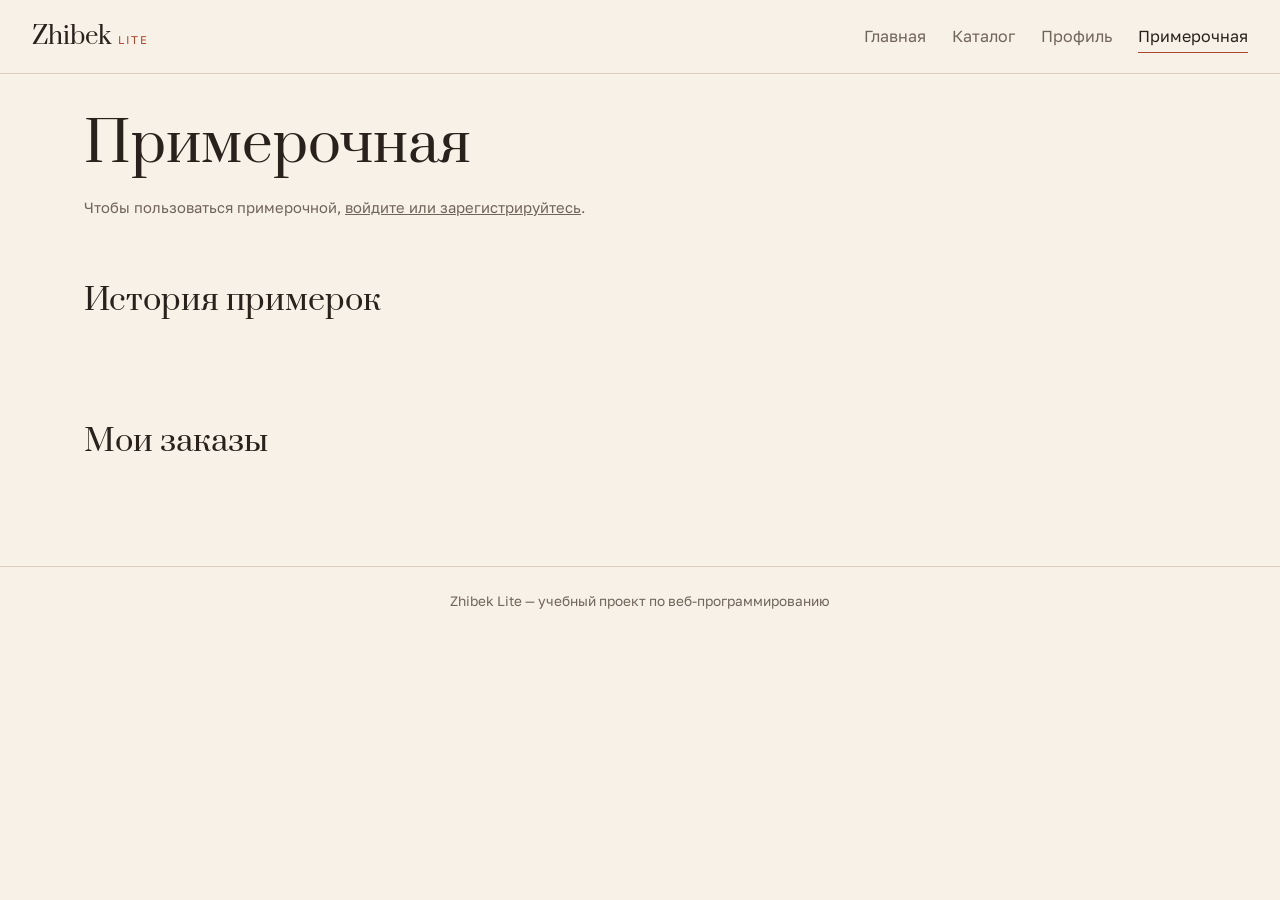
<file: static/fitting-room.html>
<!DOCTYPE html>
<html lang="ru">
<head>
  <meta charset="UTF-8">
  <meta name="viewport" content="width=device-width, initial-scale=1">
  <title>Примерочная — Zhibek Lite</title>
  <link rel="preconnect" href="https://fonts.googleapis.com">
  <link rel="preconnect" href="https://fonts.gstatic.com" crossorigin>
  <link href="https://fonts.googleapis.com/css2?family=Golos+Text:wght@400;500;600&family=Prata&display=swap" rel="stylesheet">
  <link rel="icon" href="data:,">
  <link rel="stylesheet" href="style.css">
</head>
<body data-page="room">
  <header class="header">
    <a class="logo" href="index.html">Zhibek <span>lite</span></a>
    <nav class="nav">
      <a href="index.html">Главная</a>
      <a href="catalog.html">Каталог</a>
      <a href="profile.html">Профиль</a>
      <a class="active" href="fitting-room.html">Примерочная <span id="room-count" class="count" hidden></span></a>
    </nav>
  </header>

  <main>
    <section class="section narrow">
      <h1>Примерочная</h1>
      <div id="room-list" class="rows"></div>
      <div id="room-footer" class="room-footer" hidden>
        <p id="room-total" class="total"></p>
        <button id="order-button" class="btn" type="button">Оформить заказ</button>
      </div>
      <p id="room-message" class="message"></p>
    </section>

    <section id="tryon-block" class="section narrow" hidden>
      <div class="panel">
        <h2>AI-примерка</h2>
        <p class="muted">Отметьте галочкой до трёх вещей разных категорий и нажмите «Примерить». Генерация может занять до минуты.</p>
        <div class="actions">
          <button id="tryon-button" class="btn" type="button">Примерить</button>
          <span id="tryon-spinner" class="spinner" hidden></span>
        </div>
        <p id="tryon-message" class="message"></p>
        <img id="tryon-result" class="tryon-image" alt="Результат примерки" hidden>
      </div>
    </section>

    <section class="section narrow">
      <h2>История примерок</h2>
      <div id="tryons" class="grid tryons"></div>
      <p id="tryons-message" class="message"></p>
    </section>

    <section class="section narrow">
      <h2>Мои заказы</h2>
      <div id="orders" class="rows"></div>
      <p id="orders-message" class="message"></p>
    </section>
  </main>

  <footer class="footer">Zhibek Lite — учебный проект по веб-программированию</footer>
  <script src="app.js"></script>
</body>
</html>
</file>
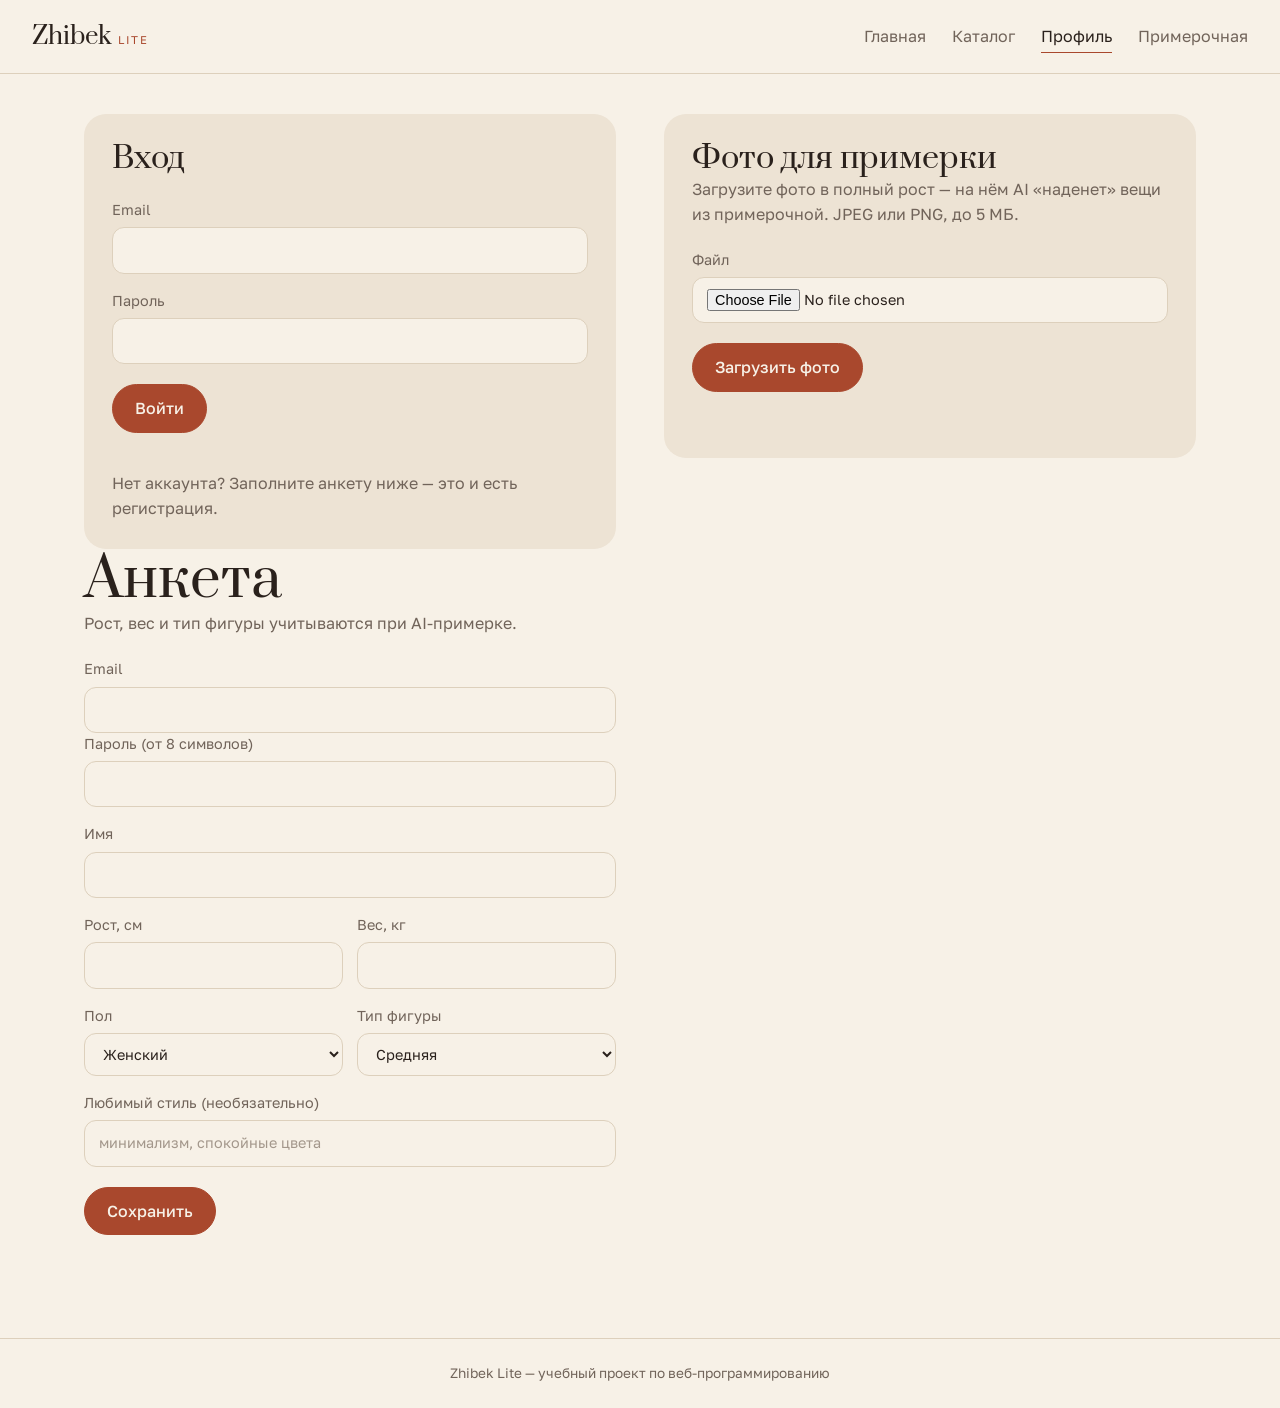
<file: static/profile.html>
<!DOCTYPE html>
<html lang="ru">
<head>
  <meta charset="UTF-8">
  <meta name="viewport" content="width=device-width, initial-scale=1">
  <title>Профиль — Zhibek Lite</title>
  <link rel="preconnect" href="https://fonts.googleapis.com">
  <link rel="preconnect" href="https://fonts.gstatic.com" crossorigin>
  <link href="https://fonts.googleapis.com/css2?family=Golos+Text:wght@400;500;600&family=Prata&display=swap" rel="stylesheet">
  <link rel="icon" href="data:,">
  <link rel="stylesheet" href="style.css">
</head>
<body data-page="profile">
  <header class="header">
    <a class="logo" href="index.html">Zhibek <span>lite</span></a>
    <nav class="nav">
      <a href="index.html">Главная</a>
      <a href="catalog.html">Каталог</a>
      <a class="active" href="profile.html">Профиль</a>
      <a href="fitting-room.html">Примерочная <span id="room-count" class="count" hidden></span></a>
    </nav>
  </header>

  <main>
    <section class="section two-columns">
      <div>
        <div id="login-block" class="panel" hidden>
          <h2>Вход</h2>
          <form id="login-form" class="form">
            <label>Email
              <input name="email" type="email" required autocomplete="email">
            </label>
            <label>Пароль
              <input name="password" type="password" required autocomplete="current-password">
            </label>
            <div class="actions">
              <button class="btn" type="submit">Войти</button>
            </div>
            <p id="login-message" class="message"></p>
          </form>
          <p class="muted">Нет аккаунта? Заполните анкету ниже — это и есть регистрация.</p>
        </div>

        <h1>Анкета</h1>
        <p id="account-info" class="muted">Рост, вес и тип фигуры учитываются при AI-примерке.</p>
        <form id="profile-form" class="form">
          <div id="account-fields" hidden>
            <label>Email
              <input name="email" type="email" autocomplete="email">
            </label>
            <label>Пароль (от 8 символов)
              <input name="password" type="password" minlength="8" maxlength="72" autocomplete="new-password">
            </label>
          </div>
          <label>Имя
            <input name="name" required maxlength="50" autocomplete="given-name">
          </label>
          <div class="form-row">
            <label>Рост, см
              <input name="height_cm" type="number" required>
            </label>
            <label>Вес, кг
              <input name="weight_kg" type="number" required>
            </label>
          </div>
          <div class="form-row">
            <label>Пол
              <select name="gender">
                <option value="female">Женский</option>
                <option value="male">Мужской</option>
              </select>
            </label>
            <label>Тип фигуры
              <select name="body_type">
                <option value="slim">Стройная</option>
                <option value="average" selected>Средняя</option>
                <option value="athletic">Спортивная</option>
                <option value="plus">Плюс-сайз</option>
              </select>
            </label>
          </div>
          <label><span>Любимый стиль (необязательно)</span>
            <input name="style_preference" maxlength="200" placeholder="минимализм, спокойные цвета">
          </label>
          <div class="actions">
            <button class="btn" type="submit">Сохранить</button>
            <button id="logout" class="link" type="button" hidden>Выйти</button>
            <button id="profile-delete" class="link danger" type="button" hidden>Удалить анкету</button>
          </div>
          <p id="profile-message" class="message"></p>
        </form>
      </div>

      <div class="panel">
        <h2>Фото для примерки</h2>
        <p class="muted">Загрузите фото в полный рост — на нём AI «наденет» вещи из примерочной. JPEG или PNG, до 5 МБ.</p>
        <img id="photo-preview" class="photo-preview" alt="Ваше фото" hidden>
        <form id="photo-form" class="form">
          <label>Файл
            <input name="file" type="file" accept="image/jpeg,image/png" required>
          </label>
          <div class="actions">
            <button class="btn" type="submit">Загрузить фото</button>
          </div>
          <p id="photo-message" class="message"></p>
        </form>
      </div>
    </section>
  </main>

  <footer class="footer">Zhibek Lite — учебный проект по веб-программированию</footer>
  <script src="app.js"></script>
</body>
</html>
</file>
<file: static/style.css>
:root {
  --bg: #f7f1e7;
  --bg-2: #ede3d4;
  --text: #2a211c;
  --muted: #71645a;
  --accent: #a9482d;
  --line: #ddd0bc;
  --radius: 18px;
}

* { box-sizing: border-box; }

body {
  margin: 0;
  background: var(--bg);
  color: var(--text);
  font-family: "Golos Text", system-ui, sans-serif;
  font-size: 16px;
  line-height: 1.55;
}

h1, h2, h3 {
  margin: 0;
  font-family: "Prata", Georgia, serif;
  font-weight: 400;
  line-height: 1.15;
  text-wrap: balance;
}
h1 { font-size: clamp(2rem, 5vw, 3.4rem); }
h2 { font-size: clamp(1.4rem, 3vw, 1.9rem); }
h3 { font-size: 1.05rem; line-height: 1.3; }

p { margin: 0; }
a { color: inherit; }
[hidden] { display: none !important; }

:focus-visible { outline: 2px solid var(--accent); outline-offset: 2px; }

main { max-width: 1160px; margin: 0 auto; padding: 0 24px; }

.header {
  display: flex;
  flex-wrap: wrap;
  align-items: center;
  justify-content: space-between;
  gap: 12px 32px;
  padding: 18px 32px;
  border-bottom: 1px solid var(--line);
}
.logo { font-family: "Prata", Georgia, serif; font-size: 1.5rem; text-decoration: none; }
.logo span {
  font-family: "Golos Text", sans-serif;
  font-size: 0.7rem;
  letter-spacing: 0.14em;
  text-transform: uppercase;
  color: var(--accent);
}
.nav { display: flex; flex-wrap: wrap; gap: 6px 26px; }
.nav a { padding: 4px 0; color: var(--muted); text-decoration: none; border-bottom: 1px solid transparent; }
.nav a:hover { color: var(--text); }
.nav a.active { color: var(--text); border-bottom-color: var(--accent); }
.count {
  display: inline-block;
  min-width: 20px;
  padding: 0 6px;
  border-radius: 999px;
  background: var(--accent);
  color: var(--bg);
  font-size: 0.75rem;
  line-height: 20px;
  text-align: center;
}
.footer {
  margin-top: 40px;
  padding: 24px;
  border-top: 1px solid var(--line);
  color: var(--muted);
  font-size: 0.85rem;
  text-align: center;
}

.hero {
  display: grid;
  grid-template-columns: 1.1fr 0.9fr;
  gap: 56px;
  align-items: center;
  padding: 72px 0 48px;
}
.eyebrow {
  margin-bottom: 16px;
  color: var(--accent);
  font-size: 0.78rem;
  letter-spacing: 0.14em;
  text-transform: uppercase;
}
.lead { max-width: 46ch; margin-top: 18px; color: var(--muted); font-size: 1.1rem; }
.actions { display: flex; flex-wrap: wrap; align-items: center; gap: 12px 18px; margin-top: 28px; }
.form .actions { margin-top: 4px; }

.hero-board {
  display: grid;
  grid-template-columns: 1.2fr 1fr;
  grid-template-rows: 190px 190px;
  gap: 12px;
  padding: 24px;
  border-radius: 28px;
  background: var(--bg-2);
}
.hero-board img {
  width: 100%;
  height: 100%;
  border: 1px solid var(--line);
  border-radius: 16px;
  object-fit: cover;
}
.hero-board img:first-child { grid-row: span 2; }

.section { padding: 40px 0 24px; }
.section.narrow { max-width: 820px; }
.section-head {
  display: flex;
  flex-wrap: wrap;
  align-items: baseline;
  justify-content: space-between;
  gap: 8px 20px;
  margin-bottom: 20px;
}
.two-columns { display: grid; grid-template-columns: 1fr 1fr; gap: 48px; align-items: start; }
.two-columns .panel { margin: 0; }

.grid { display: grid; grid-template-columns: repeat(auto-fill, minmax(220px, 1fr)); gap: 20px; }

.card {
  display: block;
  padding: 12px 12px 16px;
  border: 1px solid var(--line);
  border-radius: var(--radius);
  color: inherit;
  text-decoration: none;
  cursor: pointer;
  transition: border-color 0.15s;
}
.card:hover { border-color: var(--accent); }
.card h3 { margin: 14px 4px 2px; }
.card .meta { margin: 0 4px; }
.card-row { display: flex; align-items: center; justify-content: space-between; gap: 8px; margin: 12px 4px 0; }

.meta { color: var(--muted); font-family: "Golos Text", system-ui, sans-serif; font-size: 0.88rem; }
.muted { color: var(--muted); }
.hint { margin-bottom: 16px; font-size: 0.9rem; }
.price { font-weight: 600; white-space: nowrap; }
.total { font-family: "Prata", Georgia, serif; font-size: 1.3rem; }
.section > .total { margin-top: 20px; }
.section > .lead { margin: 0 0 20px; }

.thumb {
  display: flex;
  align-items: center;
  justify-content: center;
  aspect-ratio: 4 / 5;
  overflow: hidden;
  border: 1px solid var(--line);
  border-radius: 12px;
  font-family: "Prata", Georgia, serif;
  text-align: center;
}
.thumb img { width: 100%; height: 100%; object-fit: cover; }

.mosaic { display: grid; grid-template-columns: 1fr 1fr; gap: 6px; }
.mosaic .thumb { aspect-ratio: 1; border-radius: 10px; font-size: 0.8rem; }
.mosaic .thumb:first-child:nth-last-child(3) { grid-row: span 2; aspect-ratio: auto; }

.btn {
  display: inline-block;
  padding: 11px 22px;
  border: 1px solid var(--accent);
  border-radius: 999px;
  background: var(--accent);
  color: var(--bg);
  font: inherit;
  font-weight: 500;
  text-decoration: none;
  cursor: pointer;
}
.btn:hover { background: #923c25; border-color: #923c25; }
.btn.ghost { border-color: var(--line); background: transparent; color: var(--text); }
.btn.ghost:hover { border-color: var(--text); }
.btn.small { padding: 6px 14px; font-size: 0.86rem; }
.btn:disabled { opacity: 0.45; cursor: default; }

.link {
  padding: 0;
  border: none;
  background: none;
  color: var(--accent);
  font: inherit;
  text-decoration: underline;
  text-underline-offset: 3px;
  cursor: pointer;
}

.chips { display: flex; flex-wrap: wrap; gap: 8px; margin: 22px 0; }
.chip {
  padding: 7px 16px;
  border: 1px solid var(--line);
  border-radius: 999px;
  color: var(--muted);
  text-decoration: none;
}
.chip:hover { border-color: var(--text); color: var(--text); }
.chip.active { border-color: var(--text); background: var(--text); color: var(--bg); }

.tag {
  padding: 3px 12px;
  border: 1px solid var(--line);
  border-radius: 999px;
  color: var(--muted);
  font-size: 0.8rem;
  white-space: nowrap;
}

.panel { margin: 0 0 28px; padding: 28px; border-radius: 22px; background: var(--bg-2); }

.form { display: grid; gap: 16px; margin-top: 22px; }
.form label { display: grid; gap: 6px; color: var(--muted); font-size: 0.9rem; }
.form-row { display: grid; grid-template-columns: 1fr 1fr; gap: 14px; }
input[type="checkbox"] { width: 18px; height: 18px; padding: 0; accent-color: var(--accent); cursor: pointer; }
input:not([type="checkbox"]), select {
  width: 100%;
  padding: 11px 14px;
  border: 1px solid var(--line);
  border-radius: 12px;
  background: var(--bg);
  color: var(--text);
  font: inherit;
}
input::placeholder { color: #a3978b; }

.message { min-height: 1.5em; color: var(--muted); font-size: 0.92rem; }
.error { color: var(--accent); font-weight: 500; }

.toast {
  position: fixed;
  left: 50%;
  bottom: 24px;
  max-width: calc(100vw - 32px);
  padding: 12px 22px;
  border-radius: 999px;
  background: var(--text);
  color: var(--bg);
  transform: translateX(-50%);
}
.toast.error { background: var(--accent); font-weight: 400; }

.rows { margin-top: 20px; }
.row {
  display: grid;
  grid-template-columns: auto 64px 1fr auto 110px auto;
  gap: 18px;
  align-items: center;
  padding: 14px 0;
  border-bottom: 1px solid var(--line);
}
.row .thumb { font-size: 0.6rem; border-radius: 10px; }
.row .price { text-align: right; }

.qty { display: inline-flex; align-items: center; border: 1px solid var(--line); border-radius: 999px; }
.qty button { width: 34px; height: 34px; border: none; background: none; color: var(--text); font: inherit; cursor: pointer; }
.qty button:disabled { color: var(--line); cursor: default; }
.qty span { min-width: 24px; text-align: center; }

.room-footer { display: flex; flex-wrap: wrap; align-items: center; justify-content: space-between; gap: 16px; margin: 22px 0 10px; }

.order { margin-bottom: 14px; padding: 18px 20px; border: 1px solid var(--line); border-radius: var(--radius); }
.order ul { margin: 12px 0; padding: 0; list-style: none; color: var(--muted); }
.order .section-head { margin-bottom: 0; }
.order .actions { margin-top: 0; justify-content: space-between; }

.photo-preview {
  display: block;
  width: 200px;
  aspect-ratio: 3 / 4;
  margin-top: 18px;
  border: 1px solid var(--line);
  border-radius: 16px;
  object-fit: cover;
}
.tryon-image {
  display: block;
  width: 100%;
  max-width: 360px;
  margin-top: 8px;
  border: 1px solid var(--line);
  border-radius: 16px;
}
.tryons { margin-top: 20px; }
.tryon-card { cursor: default; }
.tryon-card:hover { border-color: var(--line); }
.tryon-card .thumb.error { padding: 12px; font-family: "Golos Text", system-ui, sans-serif; font-size: 0.85rem; }

.spinner {
  width: 24px;
  height: 24px;
  border: 2px solid var(--line);
  border-top-color: var(--accent);
  border-radius: 50%;
  animation: spin 0.8s linear infinite;
}
@keyframes spin { to { transform: rotate(360deg); } }

@media (max-width: 760px) {
  main { padding: 0 16px; }
  .header { padding: 14px 16px; }
  .hero { grid-template-columns: 1fr; gap: 32px; padding: 40px 0 24px; }
  .hero-board { grid-template-rows: 140px 140px; }
  .two-columns { grid-template-columns: 1fr; gap: 32px; }
  .grid { grid-template-columns: repeat(auto-fill, minmax(150px, 1fr)); gap: 12px; }
  .card-row { flex-direction: column; align-items: flex-start; }
  .panel { padding: 20px; }
  .row { grid-template-columns: auto 64px 1fr auto; }
  .row .price { text-align: left; }
  .row .qty { grid-column: 3; justify-self: start; }
}
</file>
